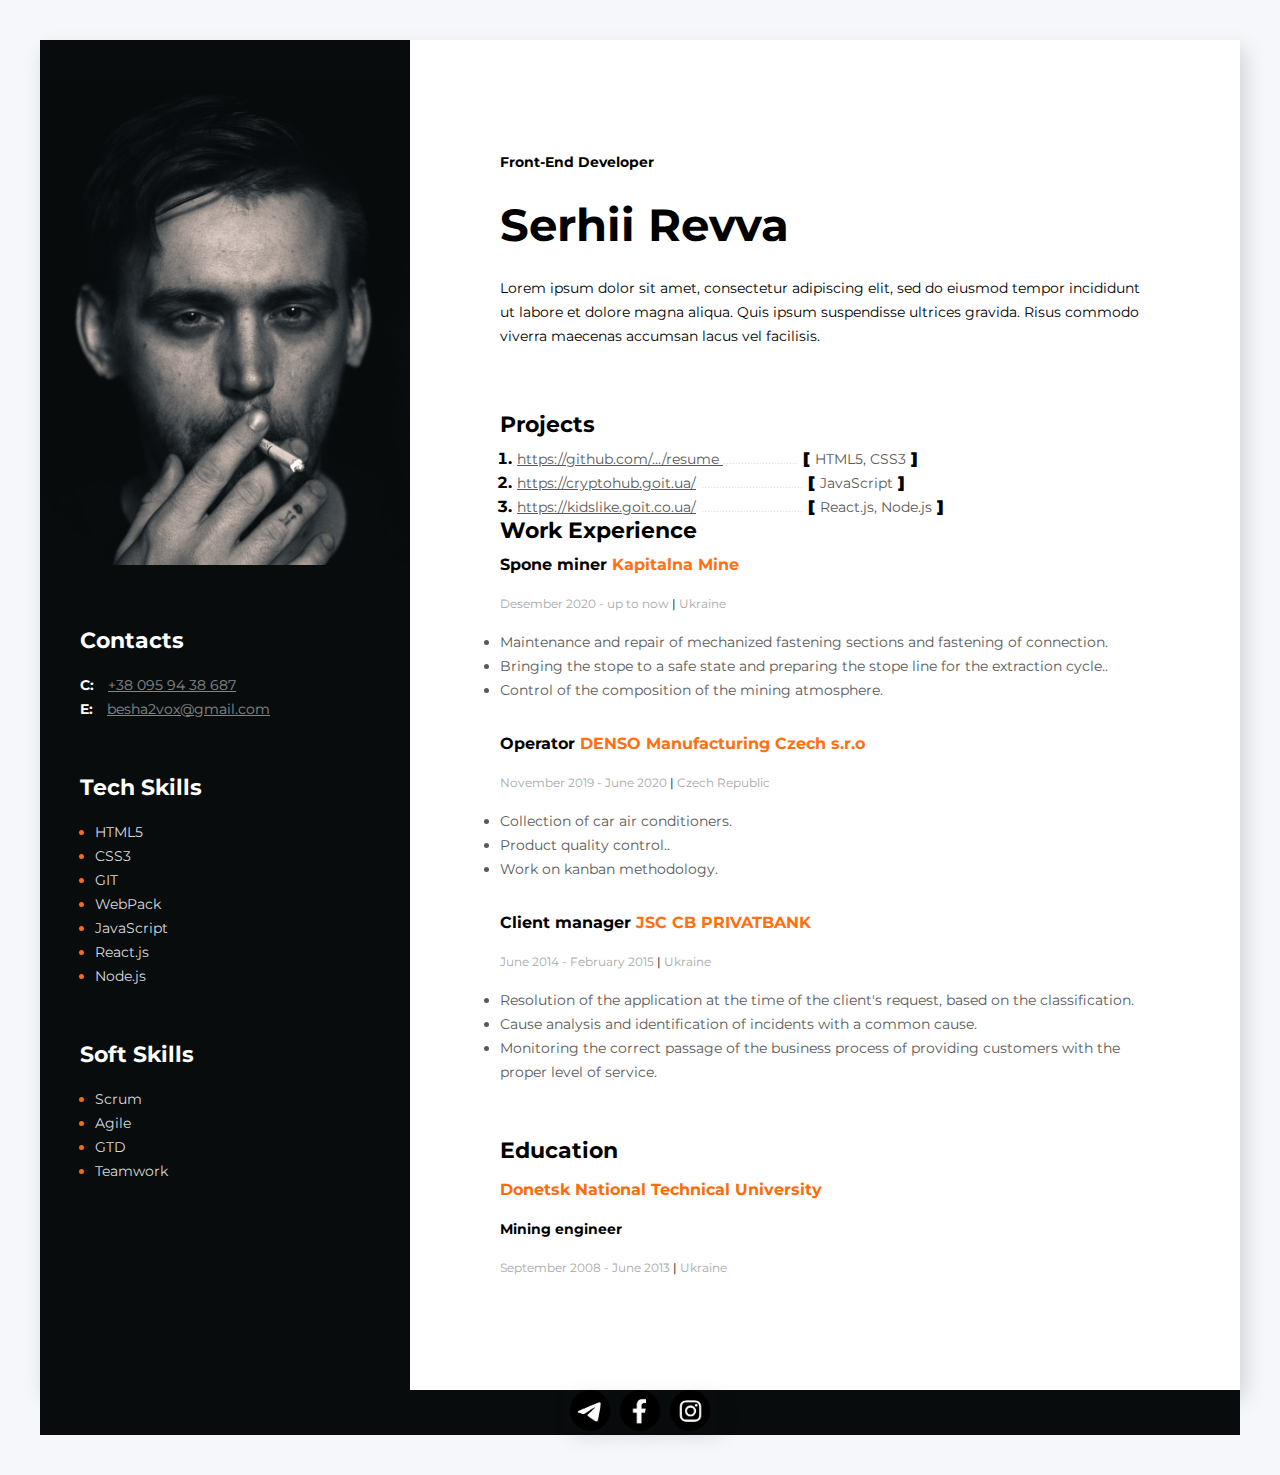
<file: index.html>
<!DOCTYPE html>
<html lang="en">

<head>
    <meta charset="UTF-8">
    <meta name="viewport" content="width=device-width, initial-scale=1.0">
    <title>My resume</title>
    <link rel="stylesheet" href="./Styles/styles.css">
    <link href="https://fonts.googleapis.com/css?family=Montserrat:400,700&display=swap&subset=cyrillic"
        rel="stylesheet">
</head>

<body>
    <!-- main container -->
    <div class="wrapper">
        <aside class="sidebar">
            <img class="my-photo" src="img/photo_2018-10-30_17-51-26.jpg" alt="my photo">

            <div class="sidebar-container">
                <!-- contacts container -->
                <div class="contacts-container">
                    <h3 class="contacts-title">Contacts</h3>

                    <div>
                        <span class="contacts-link-type">C:</span>
                        <a class="contacts-link" href="tel:380959438687">+38 095 94 38 687</a>
                    </div>
                    <div>
                        <span class="contacts-link-type">E:</span>
                        <a class="contacts-link" href="mailto:besha2vox@gmail.com">besha2vox@gmail.com</a>
                    </div>
                </div>
                <div class="tech-skills-row">
                    <!-- Tech skills container -->
                    <div class="tech-skills-container">
                        <h3 class="tech-skills-title">Tech Skills</h3>
                        <ul>
                            <li class="tech-skills-item">
                                <span class="tech-skills-text">HTML5</span>
                            </li>
                            <li class="tech-skills-item">
                                <span class="tech-skills-text">CSS3</span>
                            </li>
                            <li class="tech-skills-item">
                                <span class="tech-skills-text">GIT</span>
                            </li>
                            <li class="tech-skills-item">
                                <span class="tech-skills-text">WebPack</span>
                            </li>
                            <li class="tech-skills-item">
                                <span class="tech-skills-text">JavaScript</span>
                            </li>
                            <li class="tech-skills-item">
                                <span class="tech-skills-text">React.js</span>
                            </li>
                            <li class="tech-skills-item">
                                <span class="tech-skills-text">Node.js</span>
                            </li>
                        </ul>
                    </div>

                    <!-- Soft skills container -->
                    <div class="tech-skills-container">
                        <h3 class="tech-skills-title">Soft Skills</h3>
                        <ul>
                            <li class="tech-skills-item">
                                <span class="tech-skills-text">Scrum</span>
                            </li>
                            <li class="tech-skills-item">
                                <span class="tech-skills-text">Agile</span>
                            </li>
                            <li class="tech-skills-item">
                                <span class="tech-skills-text">GTD</span>
                            </li>
                            <li class="tech-skills-item">
                                <span class="tech-skills-text">Teamwork</span>
                            </li>
                        </ul>
                    </div>
                </div>
            </div>
        </aside>

        <!-- about me container -->
        <div class="about-me-container">
            <!-- about me main info -->
            <div class="info-container">
                <h2 class="profession">Front-End Developer</h2>
                <h1 class="name">Serhii Revva</h1>
                <p class="description">Lorem ipsum dolor sit amet, consectetur adipiscing elit, sed do eiusmod tempor
                    incididunt ut labore et dolore magna aliqua. Quis ipsum suspendisse ultrices gravida. Risus commodo
                    viverra maecenas accumsan lacus vel facilisis. </p>
            </div>

            <!-- projects container -->
            <div class="projest-container">
                <h3 class="about-me-title">Projects</h3>
                <ol>
                    <li class="projects-item">
                        <a class="projects-link" href="https://github.com/besha2vox/resume">
                            https://github.com/.../resume
                        </a>
                        <span class="dots">.........................</span>
                        <span><b>[</b> <span class="tech-name">HTML5, CSS3</span> <b>]</b></span>
                    </li>
                    <li class="projects-item">
                        <a class="projects-link" href="https://cryptohub.goit.ua/">https://cryptohub.goit.ua/</a>
                        <span class="dots">..................................</span>
                        <span><b>[</b> <span class="tech-name">JavaScript</span> <b>]</b></span>
                    </li>
                    <li class="projects-item">
                        <a class="projects-link" href="https://kidslike.goit.co.ua/">https://kidslike.goit.co.ua/</a>
                        <span class="dots">..................................</span>
                        <span><b>[</b> <span class="tech-name">React.js, Node.js</span> <b>]</b></span>
                    </li>
                </ol>
            </div>

            <!-- work experience -->
            <div>
                <h3 class="about-me-title">Work Experience</h3>

                <!-- company 1 -->
                <div>
                    <h4 class="profession-title">Spone miner <span class="profession-company">Kapitalna Mine</span>
                    </h4>
                    <span class="profession-time">
                        Desember 2020 - up to now <span class="profession-divider">|</span> Ukraine
                    </span>

                    <ul class="profession-duties">
                        <li class="profession-duties-item">
                            Maintenance and repair of mechanized fastening sections and fastening of connection.
                        </li>
                        <li class="profession-duties-item">Bringing the stope to a safe state and preparing the stope
                            line for the extraction cycle..</li>
                        <li class="profession-duties-item">Сontrol of the composition of the mining atmosphere.</li>
                    </ul>
                </div>

                <!-- company 2 -->
                <div>
                    <h4 class="profession-title">Operator <span class="profession-company">DENSO Manufacturing Czech
                            s.r.o</span></h4>
                    <span class="profession-time">
                        November 2019 - June 2020 <span class="profession-divider">|</span> Czech Republic
                    </span>

                    <ul class="profession-duties">
                        <li class="profession-duties-item">Collection of car air conditioners.</li>
                        <li class="profession-duties-item">Product quality control..</li>
                        <li class="profession-duties-item">Work on kanban methodology.</li>
                    </ul>
                </div>

                <!-- company 3 -->
                <div>
                    <h4 class="profession-title">Client manager <span class="profession-company">JSC CB
                            PRIVATBANK</span></h4>
                    <span class="profession-time">
                        June 2014 - February 2015 <span class="profession-divider">|</span> Ukraine
                    </span>

                    <ul class="profession-duties">
                        <li class="profession-duties-item">Resolution of the application at the time of the client's
                            request, based on the classification.
                        </li>
                        <li class="profession-duties-item">Cause analysis and identification of incidents with a common
                            cause.</li>
                        <li class="profession-duties-item">Monitoring the correct passage of the business process of
                            providing customers with the proper level of service.</li>
                    </ul>
                </div>

                <!-- Education -->
                <div class="education-container">
                    <h3 class="about-me-title education-title">Education</h3>
                    <p class="univ-name">Donetsk National Technical University</p>
                    <p class="univ-speciality">Mining engineer</p>
                    <span class="profession-time">
                        September 2008 - June 2013 <span class="profession-divider">|</span> Ukraine
                    </span>
                </div>
            </div>
        </div>
    </div>
    <footer class="footer">
        <a href="https://t.me/otaku_besh"><img class="icon" src="img/tg.png" alt="telegram"></a>
        <a href="https://www.facebook.com/donnie.darko.507/"><img class="icon" src="img/fb.png" alt="facebook"></a>
        <a href="https://www.instagram.com/besha2vox/"><img class="icon" src="img/inst.png" alt="instagram"></a>
    </footer>
</body>

</html>
</file>
<file: Styles/styles.css>
* {
  padding: 0;
  margin: 0;
  box-sizing: border-box;
}

body {
  background: #f5f7fa;
  padding-top: 40px;
  padding-bottom: 40px;
  padding-left: 20px;
  padding-right: 20px;
  font-family: Montserrat;
}

.wrapper {
  background: #fff;
  display: flex;
  max-width: 1200px;
  margin: 0 auto;
  box-shadow: 5px 9px 20px rgba(0, 0, 0, 0.15);
}

.sidebar {
  background: #080c0d;
  width: 370px;
  padding-top: 40px;
  padding-bottom: 40px;
}

.my-photo {
  width: 370px;
}

.about-me-container {
  padding-left: 90px;
  padding-right: 90px;
  padding-top: 110px;
  padding-bottom: 110px;
}

.contacts-container {
  margin-top: 60px;
  margin-left: 40px;
  margin-right: 40px;
}

.contacts-title {
  font-size: 22px;
  font-weight: 700;
  line-height: 24px;
  color: #fff;
  margin-bottom: 20px;
}

.contacts-link {
  font-size: 14px;
  font-weight: 400;
  line-height: 24px;
  color: #ffffff;
  opacity: 50%;
}

.contacts-link-type {
  font-size: 14px;
  font-weight: 700;
  line-height: 24px;
  color: #fff;
  margin-right: 10px;
}

.tech-skills-title {
  font-size: 22px;
  font-weight: 700;
  line-height: 24px;
  margin-bottom: 20px;
  color: #fff;
}

.tech-skills-container {
  margin-left: 40px;
  margin-right: 40px;
  margin-top: 55px;
}

.tech-skills-item {
  font-size: 14px;
  font-weight: 400;
  line-height: 24px;
  margin-left: 15px;
  color: #ff6b08;
}

.tech-skills-text {
  color: #d8dadd;
}

.profession {
  font-size: 14px;
  font-weight: 700;
  line-height: 24px;
  margin-bottom: 23px;
}

.name {
  font-size: 45px;
  font-weight: 700;
}

.description {
  font-size: 14px;
  font-weight: 400;
  line-height: 24px;
  margin-top: 24px;
}

.info-container {
  margin-bottom: 65px;
}

.about-me-title {
  font-size: 22px;
  font-weight: 700;
  line-height: 24px;
  margin-bottom: 10px;
}

.projects-link {
  color: #595959;
  font-size: 14px;
  font-weight: 400;
  line-height: 24px;
}

.tech-name {
  color: #595959;
  font-size: 14px;
  font-weight: 400;
  line-height: 24px;
}

.dots {
  color: #bebebe;
  font-weight: 100;
}

.projects-item {
  font-weight: 700;
  margin-left: 17px;
}

.projects-container {
  margin-bottom: 55px;
}

.profession-title {
  font-size: 16px;
  font-weight: 700;
  line-height: 24px;
  margin-top: 10px;
  margin-bottom: 15px;
}

.profession-company {
  color: #ff7011;
}

.profession-time {
  color: #a8a8a8;
  font-size: 12px;
  font-weight: 400;
  line-height: 24px;
}

.profession-divider {
  color: #000;
}

.profession-duties {
  margin-top: 14px;
  margin-bottom: 30px;
}

.profession-duties-item {
  color: #595959;
  font-size: 14px;
  font-weight: 400;
  line-height: 24px;
}

.education-container {
  margin-top: 55px;
}

.univ-name {
  color: #ff6b08;
  font-size: 16px;
  font-weight: 700;
  line-height: 24px;
  margin-bottom: 15px;
}

.univ-speciality {
  font-size: 14px;
  font-weight: 700;
  line-height: 24px;
  margin-bottom: 15px;
}

.education-title {
  margin-bottom: 15px;
}

footer {
  background-color: #080c0d;
  max-width: 1200px;
  margin: 0 auto;
  display: flex;
  justify-content: center;
}

.icon {
  padding: 0 5px;
  width: 50px;
  box-shadow: 6px 6px 20px rgba(0, 0, 0, 0.1);
}

@media screen and (max-width: 900px) {
  body {
    background-color: #080c0d;
  }
  .wrapper {
    flex-direction: column;
  }

  .sidebar {
    width: 100%;
    display: flex;
  }

  .tech-skills-row {
    display: flex;
  }
  .my-photo {
    width: 50%;
    height: 100%;
  }

  .contacts-container {
    margin-top: 0;
    margin-left: 20px;
    margin-right: 20px;
  }

  .tech-skills-container {
    margin-left: 20px;
    margin-right: 0;
    margin-top: 20px;
  }

  .about-me-container {
    padding: 30px;
  }
}

@media screen and (max-width: 600px) {
  .sidebar {
    flex-direction: column;
  }

  .my-photo {
    width: 100%;
  }

  .sidebar-container {
    margin-top: 20px;
  }
  .contacts-title {
    font-size: 18px;
    margin-bottom: 10px;
  }
  .tech-skills-title {
    font-size: 18px;
    margin-bottom: 10px;
  }
  .name {
    font-size: 30px;
  }
  .profession {
    margin-bottom: 10px;
  }
  .info-container {
    margin-bottom: 30px;
  }
  .projects-container {
    margin-bottom: 30px;
  }
  .about-me-title {
    font-size: 18px;
  }
  .education-container {
    margin-top: 30px;
  }
  .profession-title {
    margin-bottom: 0;
  }
  .profession-duties {
    margin-top: 0;
  }
  /*Встав код тут*/
}
</file>
